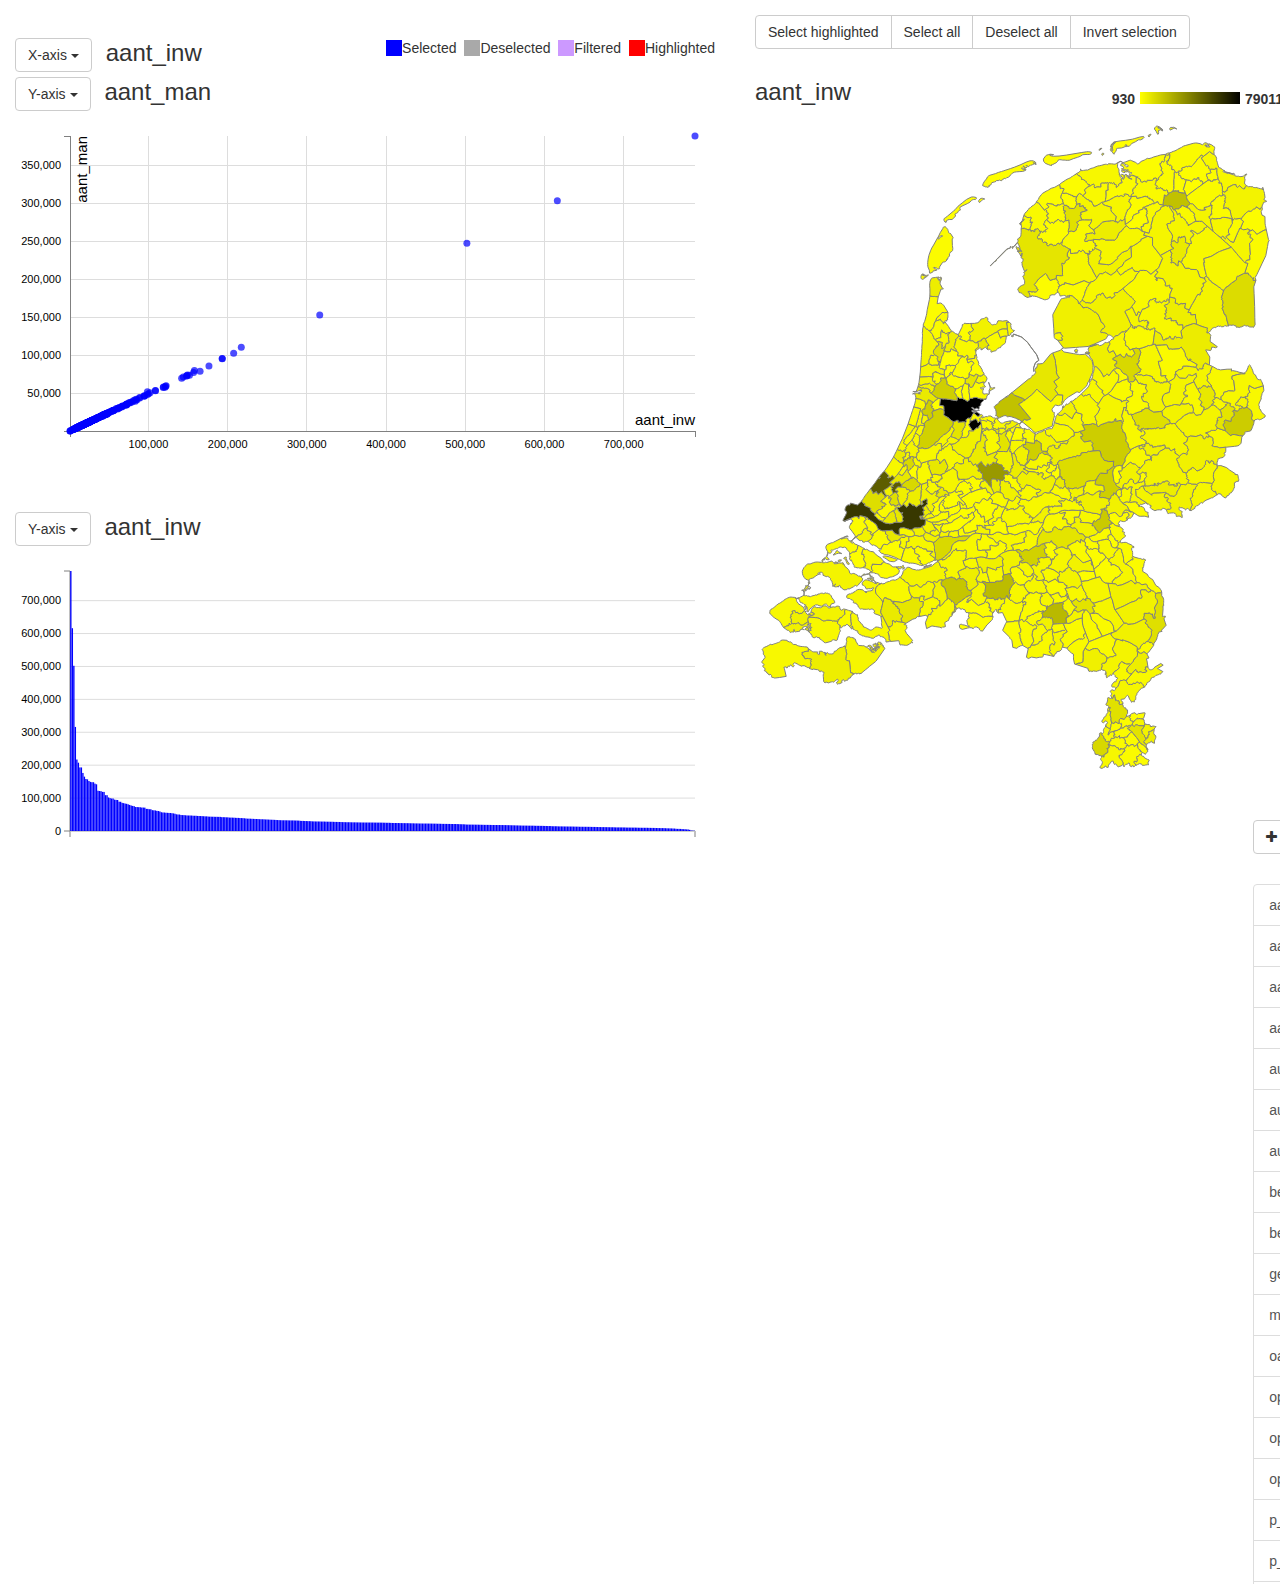
<file: app/municipalities/index.html>
<!DOCTYPE html>
<html>
<head>
    <title>Dutch Municipality Data Visualization</title>

    <link href="lib/jquery-ui-1.11.2/themes/smoothness/jquery-ui.css" rel="stylesheet">
    <link href="lib/bootstrap/bootstrap.min.css" rel="stylesheet">
	<link rel="stylesheet" href="https://maxcdn.bootstrapcdn.com/font-awesome/4.5.0/css/font-awesome.min.css">

    <script src="lib/jquery-2.1.1/jquery-2.1.1.min.js"></script>
    <script src="lib/jquery-ui-1.11.2/jquery-ui.min.js"></script>
    <script src="lib/bootstrap/bootstrap.min.js"></script>

    <script src="lib/d3/d3.v3.min.js"></script>
    <script src="lib/d3/queue.v1.min.js"></script>
    <script src="lib/d3/topojson.v1.min.js"></script>

    <script src="js/Feature.js"></script>
    <script src="js/Property.js"></script>
    <script src="js/PropertyFilter.js"></script>
    <script src="js/VisMap.js"></script>
    <script src="js/VisScatterPlot.js"></script>
    <script src="js/Main.js"></script>
    <script src="js/VisBar.js"></script>

    <link href="style/style.css" rel="stylesheet">
</head>
<body>
<table class="noselect" style="margin-top: 15px; margin-left: 15px">
    <tr>
        <td id="scatter-plot">
            <div class="pull-left">
                <div>
                    <div class="btn-group" style="margin-bottom: 5px">
                        <button type="button" class="btn btn-default dropdown-toggle" data-toggle="dropdown"
                                aria-expanded="false">
                            X-axis <span class="caret"></span>
                        </button>
                        <ul id="xAxisList" class="propertyList dropdown-menu scrollable-menu" role="menu" style="height:250px;">
                        </ul>
                    </div>
                    <h3 id="scatterPlotXAxisTitle" style="display:inline; margin-left: 10px"></h3>
                 </div>
                 <div>
                    <div class="btn-group" style="margin-bottom: 5px">
                        <button type="button" class="btn btn-default dropdown-toggle" data-toggle="dropdown"
                                aria-expanded="false">
                            Y-axis <span class="caret"></span>
                        </button>
                        <ul id="yAxisList" class="propertyList dropdown-menu scrollable-menu" role="menu" style="height:250px;">
                        </ul>
                    </div>
                    <h3 id="scatterPlotYAxisTitle" style="display:inline; margin-left: 10px"></h3>
                </div>
            </div>
            <div class="pull-right">
                <span style="border-left: solid blue 16px; margin-right:4px;"> Selected</span>
                <span style="border-left: solid darkgray 16px; margin-right:4px;"> Deselected</span>
                <span style="border-left: solid #cc99ff 16px; margin-right:4px;"> Filtered</span>
                <span style="border-left: solid red 16px;"> Highlighted</span>
            </div>
            <div id="scatterPlotContainer"></div>
        </td>
        <td id="map" rowspan="2">
            <div class="pull-left" style="margin-left:40px">
                <div class="btn-group">
                    <button id="changeScopeButton" type="button" class="btn btn-default"  style="margin-bottom: 10px; display: block"> Select highlighted </button>
                    <button id="select-all" type="button" class="btn btn-default">
                        Select all
                    </button>

                    <button id="deselect-all" type="button" class="btn btn-default">
                        Deselect all
                    </button>

                    <button id="invert-selection" type="button" class="btn btn-default">
                        Invert selection
                    </button>
                </div>
                <div class="clearfix"></div>
                <div id="mapContainer" class="pull-left"></div>
            </div>
            <div class="pull-right">
                <div class="btn-group">
                    <button type="button" class="btn btn-default" data-toggle="modal" data-target="#modalAddProperty"><i
                            class="fa fa-plus"></i>
                        Add Property
                    </button>
                </div>
                <div style="position: relative; margin-top: 30px">
                    <div id="propertiesList" class="list-group propertyList ">
                        <!-- all possible statistics are appended here -->
                    </div>

                    <div id="filterPanel" class="panel panel-default">
                        <div style="margin: 4px;">
                            <h4>Configure Filter <button id="filterPanelIcon" disabled class="btn btn-xs pull-right"><i class="fa fa-filter"></i></button></h4>
                            <h4 id="filterPanelName"></h4>
                        </div>

                        <hr>

                        <div style="height: 12px;">
                            <span id="filterMinVal" class="pull-left"></span>
                            <span id="filterMaxVal" class="pull-right"></span>
                        </div>

                        <div style="height:30px; margin:12px;">
                            <div id="filterSlider"></div>
                        </div>

                        <div class="modal-footer">
                            <button id="buttonCloseFilterPanel" type="button" class="btn btn-default">Close</button>
                            <button id="buttonToggleFilter" type="button" class="btn btn-primary">Enable</button>
                        </div>
                    </div>
                </div>
                <!--
                <div id="nameList" class="list-group pull-right" style="margin-top: 30px; overflow-y: scroll; height: 700px; width: 200px;"></div>
                -->
            </div>
        </td>
    </tr>
    <tr>
        <td id="bar-chart">
            <div>
                <div class="btn-group" style="margin-bottom: 5px">
                    <button type="button" class="btn btn-default dropdown-toggle" data-toggle="dropdown"
                            aria-expanded="false">
                        Y-axis <span class="caret"></span>
                    </button>
                    <ul id="yAxisListBar" class="propertyList dropdown-menu scrollable-menu" role="menu" style="height:250px;">
                    </ul>
                </div>
                <h3 id="barChartTitle" style="display:inline; margin-left: 10px"></h3>
                <div id="barChartContainer"></div>
            </div>
        </td>
    </tr>
</table>

<div class="modal fade" id="modalAddProperty" tabindex="-1" role="dialog" aria-labelledby="myModalLabel"
     aria-hidden="true">
    <div class="modal-dialog">
        <div class="modal-content">
            <div class="modal-header">
                <button type="button" class="close" data-dismiss="modal"><span aria-hidden="true">&times;</span><span
                        class="sr-only">Close</span></button>
                <h4 class="modal-title" id="myModalLabel">Add attribute</h4>
            </div>
            <div class="modal-body">
                <h4>Name</h4>

                <p>Attribute name may not contain the $ symbol.</p>
                <input id="inputPropertyName" type="text" class="form-control"/>

                <h4>Definition</h4>

                <p>You can use an existing attribute as a variable by preceding it with a $ symbol, and make use JavaScript operators and functions.</p>

                <p>An example definition is 'Math.round(100 * $aant_man / $aant_inw)', without quotes.</p>
                <input id="inputPropertyDefinition" type="text" class="form-control"/>
            </div>
            <div class="modal-footer">
                <button id="buttonCloseModal" type="button" class="btn btn-default" data-dismiss="modal">Close</button>
                <button type="button" class="btn btn-primary" onclick="addPropertyFromModal()">Add</button>
            </div>
        </div>
    </div>
</div>
</body>
</html>
</file>
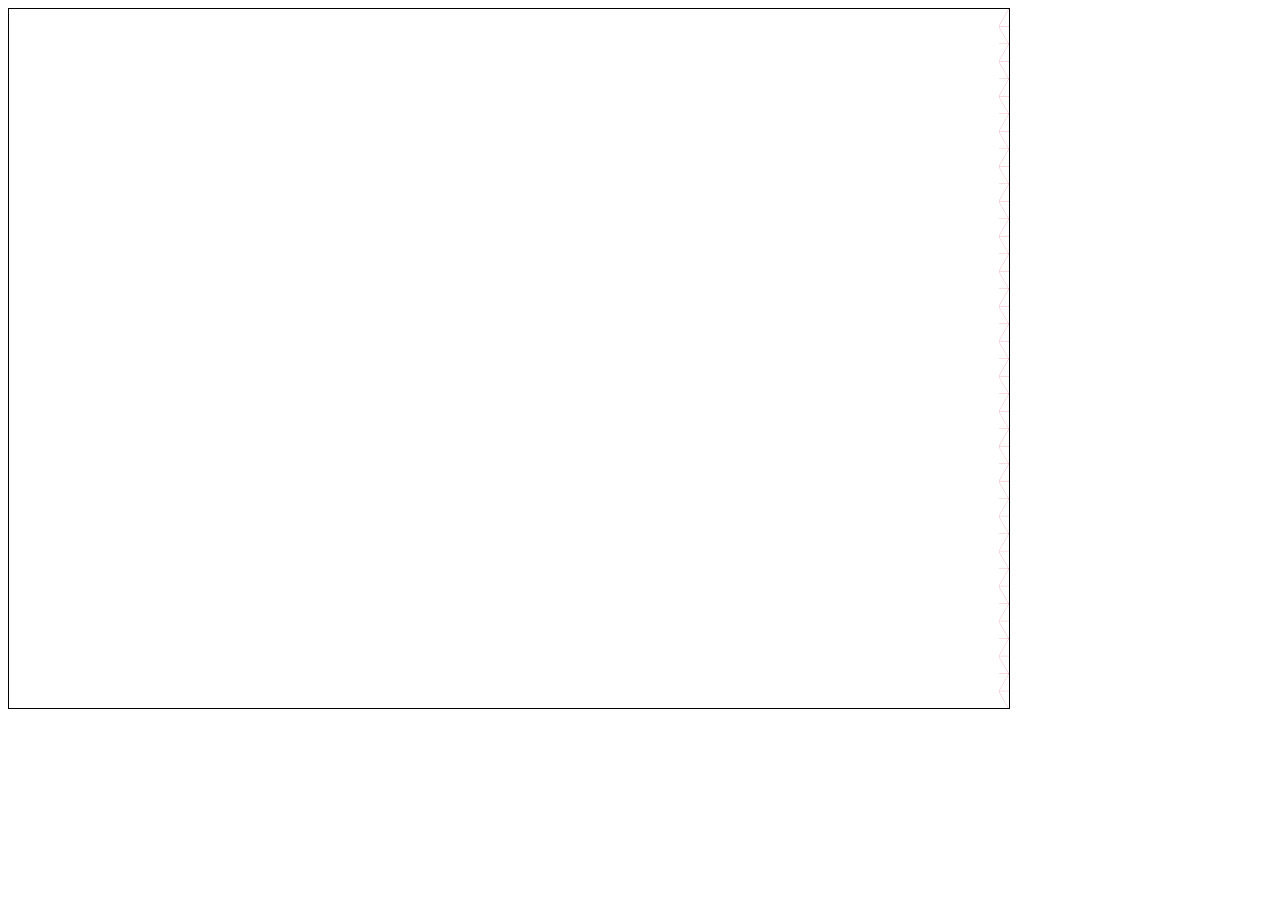
<file: app/triangle_doodad/index.html>
<html>
    <head>
    </head>
    <body>
        <canvas id="canvas" width="1000" style="border: 1px solid black;">
    </body>

    <script>
        let mouse_is_down = false;
        document.body.onmousedown = () => mouse_is_down = true;
        document.body.onmouseup = () => mouse_is_down = false;

        let canvas = document.getElementById("canvas");
        let ctx = canvas.getContext("2d");
        
        let CELL_MAX_AGE = 75;
        let P_INFECT = 0.01;
        let num_columns = 100;
        let num_rows = 40;

        let side_length = canvas.width / ((num_columns - 1) / 2);
        let triangle_height = Math.sin(Math.PI/3) * side_length;
        
        canvas.height = num_rows * triangle_height;
        ctx.translate(-side_length / 2, 0);

        let highlighted_position = undefined;
        
        let make_cell = () => ({
            is_alive: false,
            age: 0
        });

        let copy_cell = (cell) => {
            let c = {};
            for (let k in cell) {
                c[k] = cell[k];
            }
            return c;
        }

        let field = [];

        for (let c = 0; c < num_columns; c++) {
            let row = [];
            for (let r = 0; r < num_rows; r++) {
                row.push(make_cell());                
            }
            field.push(row);
        }

        let positions = (function() {
            let ps = [];

            for (let c = 0; c < num_columns; c++) {
                for (let r = 0; r < num_rows; r++) {
                    ps.push([c, r])
                }
            }

            return ps;
        })();

        let copy_field = (field) => {
            let f = [];
            for (let c = 0; c < num_columns; c++) {
                let row = [];
                for (let r = 0; r < num_rows; r++) {
                    row.push(copy_cell(field[c][r]));                
                }
                f.push(row);
            }
            return f;
        }

        let updated_field = (field) => {
            let f = copy_field(field);

            positions.forEach(([c, r]) => {
                let cell = f[c][r];
                    
                if (cell.is_alive) {
                    cell.age = cell.age + 1;
                    
                    if (cell.age > CELL_MAX_AGE) {
                        cell.is_alive = false;
                        cell.age = 0;
                    }
                } else {
                    let infect_cell = false;

                    neighboring_positions([c,r])
                        .filter(([c,r]) => field[c][r].is_alive)
                        .forEach(([c,r]) => {
                            if (!infect_cell && Math.random() < P_INFECT) {
                                cell.is_alive = true;
                            }
                        });
                }
            });
            

            return f;
        }

        let position = (c, r) => [c, r];

        let is_even = (n) => n % 2 == 0;

        let points_down = ([c, r]) => is_even(c) ? is_even(r) : !is_even(r);

        let is_in_range = (n, lower, upper) => lower <= n && n <= upper;

        let is_in_field = ([c, r]) => is_in_range(c, 0, num_columns - 1) &&
                                      is_in_range(r, 0, num_rows - 1);

        let neighboring_positions = ([c, r]) => [[c - 1, r],
                                                [c + 1, r],
                                                [c,   points_down([c, r]) ?
                                                    r - 1 :
                                                    r + 1]]
                                                .filter(is_in_field);
                                                
        let position_is_equal = (pos1, pos2) => pos1[0] === pos2[0] && pos1[1] === pos2[1];
            
        let coordinates_from_position = (position) => {
            var [c, r] = position
            
            if (points_down(position)) {
                return [
                    [(c / 2) * side_length, r * triangle_height],
                    [((c / 2) + 1) * side_length, r * triangle_height],
                    [((c / 2) + 0.5) * side_length, (r + 1) * triangle_height]
                ];
            }
            else {
                return [
                    [((c / 2) + 0.5) * side_length, r * triangle_height],
                    [((c / 2) + 1) * side_length, (r + 1) * triangle_height],
                    [(c / 2) * side_length, (r + 1) * triangle_height]
                ];
            }
        }

        let interpolate_colors = ([r1,g1,b1], [r2,g2,b2], scalar) => {
            return [r1 + scalar * (r2 - r1),
                    g1 + scalar * (g2 - g1),
                    b1 + scalar * (b2 - b1)]
        }

        let draw_triangle = (position, fillStyle = 'white', strokeStyle = 'crimson') => {
            var [[polyHeadX, polyHeadY], ...polyTail] = coordinates_from_position(position);
            ctx.fillStyle = fillStyle;
            ctx.strokeStyle = strokeStyle
            ctx.lineWidth = 0.25;
            ctx.beginPath();
            ctx.moveTo(polyHeadX, polyHeadY);
            polyTail.forEach(([coordX, coordY]) => ctx.lineTo(coordX, coordY));
            ctx.closePath();
            ctx.stroke();
            ctx.fill();
        };
        
        let draw_background = () => {
            for (var i = 0; i < num_columns; i++) {
                for (var j = 0; j < num_rows; j++) {
                    draw_triangle([i, j]);
                }
            }
        };

        let position_from_coordinates = (x, y) => {
            let row_nr = Math.floor(y / triangle_height);

            var bucket_nr = Math.floor(x / (side_length / 2));
            bucket_width  = side_length / 2;

            let x_relative_to_bucket = (x - bucket_width * bucket_nr) / bucket_width;
            let y_relative_to_bucket = (y - triangle_height * row_nr) / triangle_height;

            let falls_left = (is_even(bucket_nr) && is_even(row_nr) && x_relative_to_bucket < (1 - y_relative_to_bucket)) ||
                             (!is_even(bucket_nr) && is_even(row_nr) && x_relative_to_bucket < y_relative_to_bucket) ||
                             (!is_even(bucket_nr) && !is_even(row_nr) && x_relative_to_bucket < (1 - y_relative_to_bucket)) ||
                             (is_even(bucket_nr) && !is_even(row_nr) && x_relative_to_bucket < y_relative_to_bucket)

            let col_nr = falls_left ? bucket_nr : bucket_nr + 1;

            return [col_nr, row_nr];
        }

        let toggle_alive = ([c, r]) => field[c][r].is_alive = !field[c][r].is_alive;

        canvas.addEventListener('mousemove', e => {
            let position = position_from_coordinates(e.layerX, e.layerY);

            if (highlighted_position && !position_is_equal(position, highlighted_position) && mouse_is_down) {
                toggle_alive(position);
            }

            highlighted_position = position;
        });

        canvas.addEventListener('click', e => {
            let position = position_from_coordinates(e.layerX, e.layerY);
            toggle_alive(position);
        });
        
        canvas.addEventListener('mouseleave', e => highlighted_position = undefined);
    
        let ticks_per_second = 30;
        let tick_nr = 0;
        let tick_timeout = null;
        
        draw_background();

        let tick = () => {
            field = updated_field(field);
            
            ctx.clearRect(0, 0, canvas.width, canvas.height);

            if (highlighted_position) {
                draw_triangle(highlighted_position, 'lightgray');
            }

            positions.filter(([c,r]) => field[c][r].is_alive)
                     .forEach(p => {
                         var normalized_age = field[p[0]][p[1]].age / CELL_MAX_AGE;
                         var [r, g, b] = interpolate_colors([0, 255, 0], [50, 50, 50], normalized_age);
                         let color = 'rgb(' + r + ',' + g + ',' + b + ')';
                         draw_triangle(p, color)
                     });

            tick_nr = tick_nr + 1;
            tick_timeout = window.setTimeout(() => tick(), 1000/ticks_per_second);            
        }
        
        let reset = () => t = 0;
        let start = () => tick();
        let stop  = () => window.clearTimeout(tick_timeout);
        
        start();
    </script>
</html>
</file>
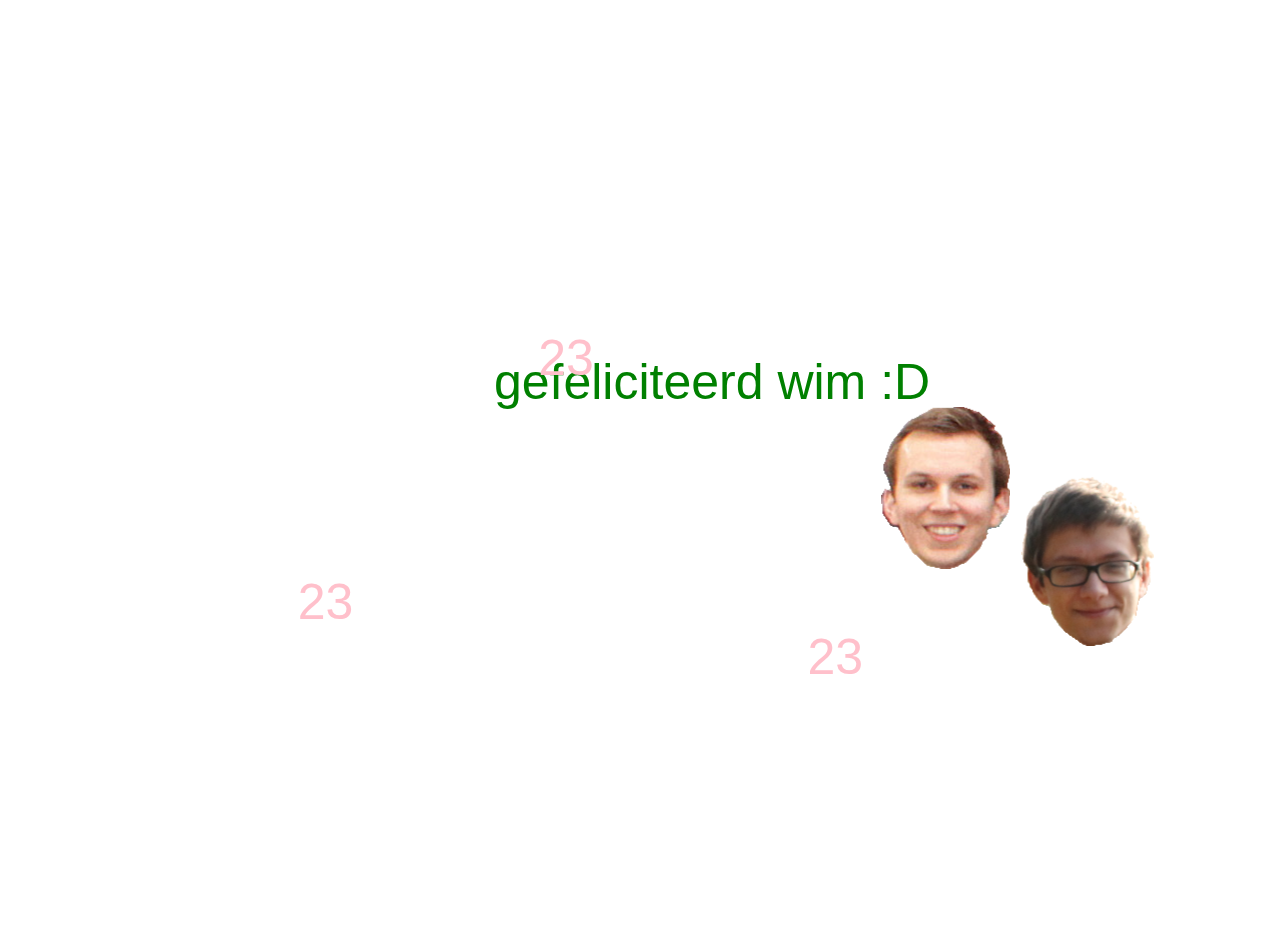
<file: app/Verjaardag23/index.html>
<!DOCTYPE HTML>
<html lang="en">
<meta charset="utf-8">
<head>
	<style>
		#canvas {
			padding: 0;
			margin: auto;
			display: block;
		}

		img {
			visibility: hidden;
		}
	</style>
</head>
<body>

<canvas id="canvas" height="750px" width="1400px"></canvas>
<img id="wim" src="wim.png"/>
<img id="jer" src="jer.png"/>
<audio id="mus">
  <source src="mus.mp3" type="audio/mpeg">
</audio>

<script>
var mus = document.getElementById('mus')
mus.volume = 0.2;
mus.loop = true;
mus.play();

var canvas = document.getElementById('canvas');
var ctx = canvas.getContext('2d');

var wim = document.getElementById("wim");
var jer = document.getElementById("jer");

var middle = {x: canvas.width/2, y:canvas.height/2};
var textPos = {x:middle.x, y:middle.y};

var yRadius = 180;
var xRadius = 500;
var r = 80;

var moon1Angle = 0;
var moon1RPS = 1/5;
var moon2Angle = 0;
var moon2RPS = 1/1.25;

var numberAngle = 0;
var numberSpeed = 0.1;

var oldTime = Date.now();

function draw() {
	ctx.clearRect(0, 0, canvas.width, canvas.height);
	
	ctx.fillStyle = 'green';
	ctx.font = '50px Arial';
	ctx.textAlign = 'center';
	ctx.fillText('gefeliciteerd wim :D', textPos.x, textPos.y);

	var time = Date.now();
	var dt = (time - oldTime)/1000;
	oldTime = time;

	moon1Angle += dt * 2 * Math.PI * moon1RPS;
	moon2Angle += dt * 2 * Math.PI * moon2RPS;
	numberAngle += dt * 2 * Math.PI * numberSpeed;

	var moon1Pos = {x: middle.x + xRadius * Math.cos(moon1Angle), y: middle.y + yRadius * Math.sin(moon1Angle)};

	var moon2Pos = {x: moon1Pos.x + r * Math.cos(moon2Angle), y: moon1Pos.y + r * Math.sin(moon2Angle)};
	var moon3Pos = {x: moon1Pos.x + r * Math.cos(moon2Angle + Math.PI), y: moon1Pos.y + r * Math.sin(moon2Angle + Math.PI)};

	ctx.fillStyle = 'pink';
	ctx.fillText('23', middle.x + 600 * Math.cos( 4 * numberAngle), middle.y + 300 * Math.sin( 7 * numberAngle));
	
	ctx.fillStyle = 'pink';
	ctx.fillText('23', middle.x + 600 * Math.cos( 5 * numberAngle), middle.y + 300 * Math.sin( 2 * numberAngle));

	ctx.fillStyle = 'pink';
	ctx.fillText('23', middle.x + 600 * Math.cos( 3 * numberAngle), middle.y + 300 * Math.sin( 4 * numberAngle));

	ctx.drawImage(wim, moon2Pos.x - wim.width/2, moon2Pos.y - wim.height/2);
	ctx.drawImage(jer, moon3Pos.x - jer.width/2, moon3Pos.y - jer.height/2);


}

function setTextPos() {
	textPos.x = middle.x + Math.random() * 80;
	textPos.y = middle.y + Math.random() * 20;
}

var FPS = 60;

setInterval(draw, 1000/FPS);
setInterval(setTextPos, 400);

</script>

</body>
</html>
</file>
<file: app/municipalities/style/style.css>
.noselect {
    -webkit-touch-callout: none;
    -webkit-user-select: none;
    -khtml-user-select: none;
    -moz-user-select: none;
    -ms-user-select: none;
    user-select: none;
}

#propertiesList {
    position: absolute;
    overflow-y: scroll;
    width: 190px;
    height: 700px;
    z-index: 100;
}

#filterPanel {
    position: absolute;
    width: 190px;
    z-index: 101;
    padding: 3px;
}

path {
    stroke: grey;
    stroke-width: 1px;
    fill: white;
}

li a {
    cursor: pointer;
}

.list-group-item {
    cursor: pointer;
}

.scrollable-menu {
    height: auto;
    max-height: 500px;
    overflow-x: hidden;
}

#xAxisList li a, #yAxisList li a {
    padding-left: 10px;
    padding-right: 10px;
}

.tick {
    font: 11px sans-serif;
}

.label{
    font: 15px sans-serif;
}

.x-axis,
.y-axis,
.frame {
    shape-rendering: crispEdges;
}

.x-axis-barchart text{
    display: none;
}

.x-axis line,
.y-axis line,
.x-axis-barchart line,
.y-axis-barchart line{
    stroke: #ddd;
}

.frame {
    fill: none;
}

circle.hidden {
    fill: #ccc !important;
}

.extent {
    fill: #000;
    fill-opacity: .125;
    stroke: #fff;
}
</file>
